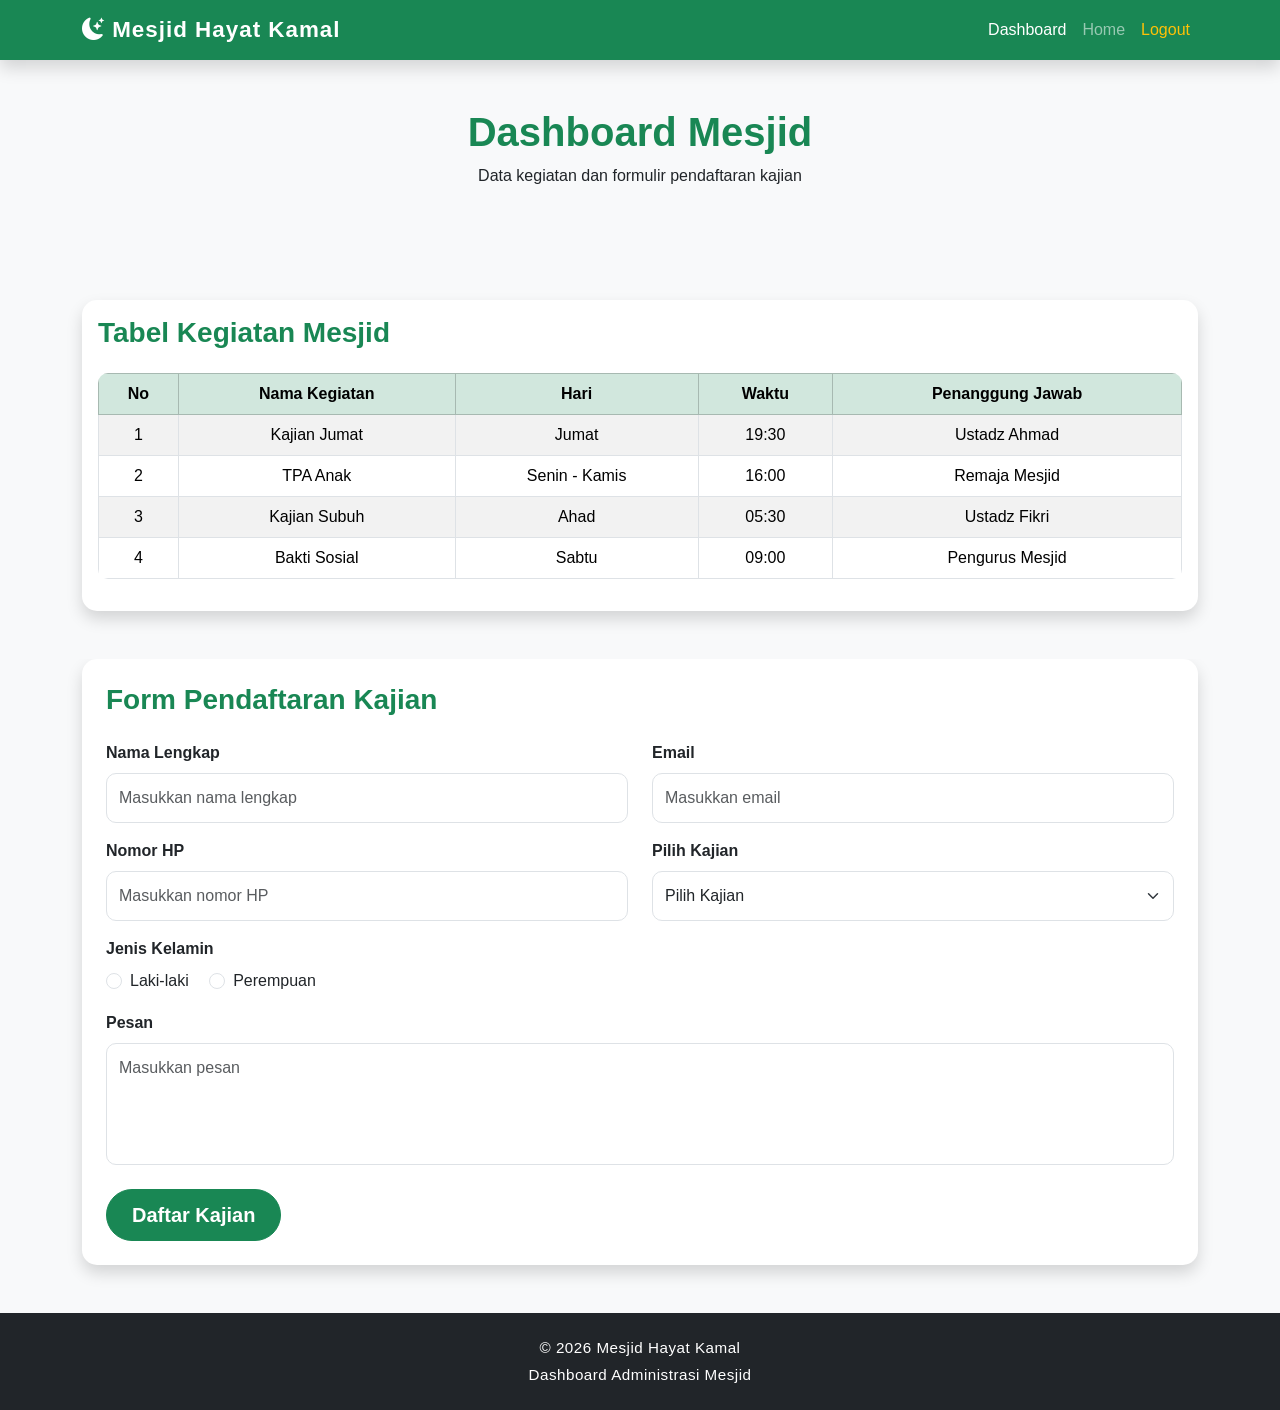
<file: dashboard.html>
<!DOCTYPE html>
<html lang="id">

<head>
    <meta charset="UTF-8">
    <meta name="viewport" content="width=device-width, initial-scale=1.0">
    <title>Dashboard - Mesjid Hayat Kamal</title>
    <link href="https://cdn.jsdelivr.net/npm/bootstrap@5.3.3/dist/css/bootstrap.min.css" rel="stylesheet">
    <link rel="stylesheet" href="https://cdn.jsdelivr.net/npm/bootstrap-icons@1.11.3/font/bootstrap-icons.min.css">
    <link rel="stylesheet" href="css/style.css">
</head>

<body>
    <nav class="navbar navbar-expand-lg navbar-dark bg-success shadow">
        <div class="container">
            <a class="navbar-brand fw-bold" href="index.html">
                <i class="bi bi-moon-stars-fill"></i>
                Mesjid Hayat Kamal
            </a>
            <div>
                <ul class="navbar-nav ms-auto">
                    <li class="nav-item">
                        <a class="nav-link active" href="#">
                            Dashboard
                        </a>
                    </li>
                    <li class="nav-item">
                        <a class="nav-link" href="index.html">
                            Home
                        </a>
                    </li>
                    <li class="nav-item">
                        <a class="nav-link text-warning" href="login.html">
                            Logout
                        </a>
                    </li>
                </ul>
            </div>
        </div>
    </nav>
    <section class="bg-light py-5">
        <div class="container">
            <div class="text-center">
                <h1 class="fw-bold text-success">
                    Dashboard Mesjid
                </h1>
                <p>
                    Data kegiatan dan formulir pendaftaran kajian
                </p>
            </div>
        </div>
    </section>
    <section class="py-5">
        <div class="container">
            <div class="card shadow border-0">
                <div class="card-body">
                    <h3 class="fw-bold mb-4 text-success">
                        Tabel Kegiatan Mesjid
                    </h3>
                    <div class="table-responsive">
                        <table class="table table-bordered table-striped align-middle text-center">
                            <thead class="table-success">
                                <tr>
                                    <th>No</th>
                                    <th>Nama Kegiatan</th>
                                    <th>Hari</th>
                                    <th>Waktu</th>
                                    <th>Penanggung Jawab</th>
                                </tr>
                            </thead>
                            <tbody>
                                <tr>
                                    <td>1</td>
                                    <td>Kajian Jumat</td>
                                    <td>Jumat</td>
                                    <td>19:30</td>
                                    <td>Ustadz Ahmad</td>
                                </tr>
                                <tr>
                                    <td>2</td>
                                    <td>TPA Anak</td>
                                    <td>Senin - Kamis</td>
                                    <td>16:00</td>
                                    <td>Remaja Mesjid</td>
                                </tr>
                                <tr>
                                    <td>3</td>
                                    <td>Kajian Subuh</td>
                                    <td>Ahad</td>
                                    <td>05:30</td>
                                    <td>Ustadz Fikri</td>
                                </tr>
                                <tr>
                                    <td>4</td>
                                    <td>Bakti Sosial</td>
                                    <td>Sabtu</td>
                                    <td>09:00</td>
                                    <td>Pengurus Mesjid</td>
                                </tr>
                            </tbody>
                        </table>
                    </div>
                </div>
            </div>
        </div>
    </section>
    <section class="pb-5">
        <div class="container">
            <div class="card shadow border-0">
                <div class="card-body p-4">
                    <h3 class="fw-bold mb-4 text-success">
                        Form Pendaftaran Kajian
                    </h3>
                    <form>
                        <div class="row">
                            <div class="col-md-6 mb-3">
                                <label class="form-label fw-semibold">
                                    Nama Lengkap
                                </label>
                                <input type="text" class="form-control" placeholder="Masukkan nama lengkap">
                            </div>
                            <div class="col-md-6 mb-3">
                                <label class="form-label fw-semibold">
                                    Email
                                </label>
                                <input type="email" class="form-control" placeholder="Masukkan email">
                            </div>
                        </div>
                        <div class="row">
                            <div class="col-md-6 mb-3">
                                <label class="form-label fw-semibold">
                                    Nomor HP
                                </label>
                                <input type="text" class="form-control" placeholder="Masukkan nomor HP">
                            </div>
                            <div class="col-md-6 mb-3">
                                <label class="form-label fw-semibold">
                                    Pilih Kajian
                                </label>
                                <select class="form-select">
                                    <option selected>
                                        Pilih Kajian
                                    </option>
                                    <option>
                                        Kajian Jumat
                                    </option>
                                    <option>
                                        Kajian Subuh
                                    </option>
                                    <option>
                                        Kajian Ramadhan
                                    </option>
                                </select>
                            </div>
                        </div>
                        <div class="mb-3">
                            <label class="form-label fw-semibold d-block">
                                Jenis Kelamin
                            </label>
                            <div class="form-check form-check-inline">
                                <input class="form-check-input" type="radio" name="jk">
                                <label class="form-check-label">
                                    Laki-laki
                                </label>
                            </div>
                            <div class="form-check form-check-inline">
                                <input class="form-check-input" type="radio" name="jk">
                                <label class="form-check-label">
                                    Perempuan
                                </label>
                            </div>
                        </div>
                        <div class="mb-4">
                            <label class="form-label fw-semibold">
                                Pesan
                            </label>
                            <textarea class="form-control" rows="4" placeholder="Masukkan pesan"></textarea>
                        </div>
                        <button class="btn btn-success btn-lg">
                            Daftar Kajian
                        </button>
                    </form>
                </div>
            </div>
        </div>
    </section>
    <footer class="bg-dark text-white text-center py-4">
        <p class="mb-1">
            © 2026 Mesjid Hayat Kamal
        </p>
        <p class="mb-0">
            Dashboard Administrasi Mesjid
        </p>
    </footer>
</body>

</html>
</file>
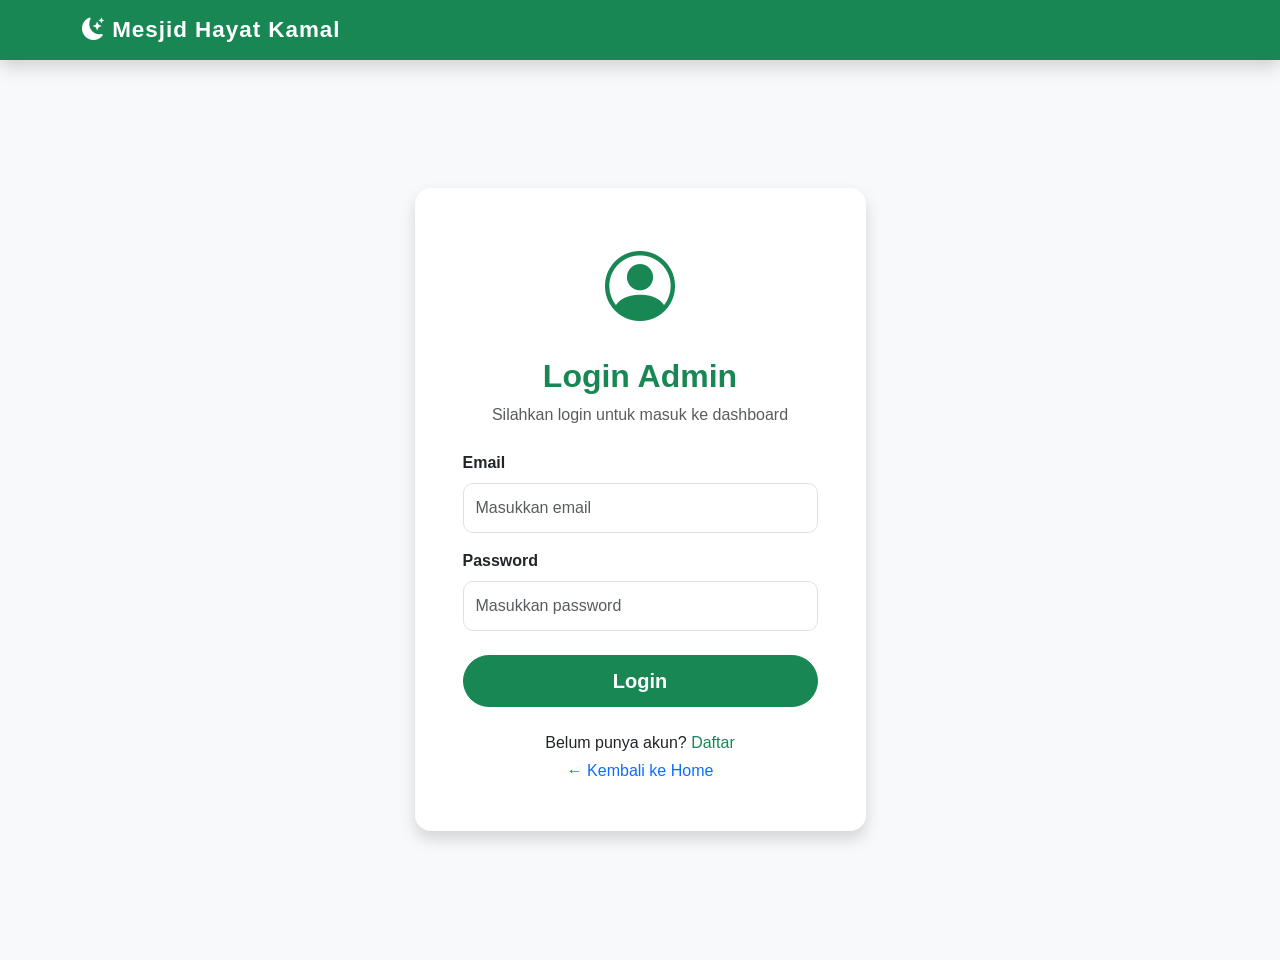
<file: login.html>
<!DOCTYPE html>
<html lang="id">

<head>
    <meta charset="UTF-8">
    <meta name="viewport" content="width=device-width, initial-scale=1.0">
    <title>Login - Mesjid Hayat Kamal</title>
    <link href="https://cdn.jsdelivr.net/npm/bootstrap@5.3.3/dist/css/bootstrap.min.css" rel="stylesheet">
    <link rel="stylesheet" href="https://cdn.jsdelivr.net/npm/bootstrap-icons@1.11.3/font/bootstrap-icons.min.css">
    <link rel="stylesheet" href="css/style.css">
</head>

<body>
    <nav class="navbar navbar-expand-lg navbar-dark bg-success shadow">
        <div class="container">
            <a class="navbar-brand fw-bold" href="index.html">
                <i class="bi bi-moon-stars-fill"></i>
                Mesjid Hayat Kamal
            </a>
        </div>
    </nav>
    <section class="d-flex align-items-center justify-content-center min-vh-100 bg-light">
        <div class="container">
            <div class="row justify-content-center">
                <div class="col-md-5">
                    <div class="card shadow border-0 rounded-4">
                        <div class="card-body p-5">
                            <div class="text-center mb-4">
                                <i class="bi bi-person-circle text-success" style="font-size: 70px;"></i>
                                <h2 class="fw-bold mt-3">
                                    Login Admin
                                </h2>
                                <p class="text-muted">
                                    Silahkan login untuk masuk ke dashboard
                                </p>
                            </div>
                            <form>
                                <div class="mb-3">
                                    <label class="form-label fw-semibold">
                                        Email
                                    </label>
                                    <input type="email" class="form-control" placeholder="Masukkan email">
                                </div>
                                <div class="mb-4">
                                    <label class="form-label fw-semibold">
                                        Password
                                    </label>
                                    <input type="password" class="form-control" placeholder="Masukkan password">
                                </div>
                                <div class="d-grid">
                                    <a href="dashboard.html" class="btn btn-success btn-lg">
                                        Login
                                    </a>
                                </div>
                            </form>
                            <div class="text-center mt-4">
                                <p class="mb-1">
                                    Belum punya akun?
                                    <a href="#" class="text-success text-decoration-none">
                                        Daftar
                                    </a>
                                </p>
                                <a href="index.html" class="text-decoration-none">
                                    ← Kembali ke Home
                                </a>
                            </div>
                        </div>
                    </div>
                </div>
            </div>
        </div>
    </section>
</body>

</html>
</file>
<file: css/style.css>
html {
    scroll-behavior: smooth;
}

body {
    font-family: Arial, Helvetica, sans-serif;
    background-color: #f8f9fa;
}

.navbar-brand {
    font-size: 1.4rem;
    letter-spacing: 1px;
}

.nav-link {
    transition: 0.3s;
}

.nav-link:hover {
    color: #ffc107 !important;
}

.hero {
    height: 90vh;
    background:
        linear-gradient(rgba(0, 0, 0, 0.6),
            rgba(0, 0, 0, 0.6)),
        url('https://images.unsplash.com/photo-1512632578888-169bbbc64f33?q=80&w=1400');
    background-size: cover;
    background-position: center;
}

.hero h1 {
    text-shadow: 2px 2px 8px rgba(0, 0, 0, 0.5);
}

.hero p {
    max-width: 700px;
    margin: auto;
}

section h2 {
    color: #198754;
}

.card {
    transition: 0.3s;
    border-radius: 15px;
}

.card:hover {
    transform: translateY(-5px);
}

.table {
    overflow: hidden;
    border-radius: 10px;
}

footer {
    font-size: 0.95rem;
}

.btn-warning {
    font-weight: bold;
    padding: 10px 25px;
    border-radius: 30px;
}

.btn-warning:hover {
    background-color: #ffca2c;
}

@media (max-width: 768px) {
    .hero {
        height: 70vh;
        padding: 20px;
    }

    .hero h1 {
        font-size: 2rem;
    }

    .hero p {
        font-size: 1rem;
    }
}

section {
    overflow: hidden;
}

img {
    transition: 0.4s;
}

img:hover {
    transform: scale(1.03);
}

.card {
    transition: 0.3s ease-in-out;
}

.card:hover {
    transform: translateY(-8px);
    box-shadow: 0px 10px 25px rgba(0, 0, 0, 0.15);
}

.table th {
    vertical-align: middle;
}

.table td {
    vertical-align: middle;
}

.form-control,
.form-select {
    border-radius: 10px;
    padding: 12px;
}

textarea.form-control {
    resize: none;
}

.btn-success {
    border-radius: 30px;
    padding: 10px 25px;
    font-weight: bold;
    transition: 0.3s;
}

.btn-success:hover {
    transform: scale(1.03);
}

footer {
    letter-spacing: 0.5px;
}

@media (max-width: 768px) {
    .navbar-brand {
        font-size: 1rem;
    }

    .hero h1 {
        font-size: 2rem;
    }

    .hero p {
        font-size: 0.95rem;
    }

    .card-body {
        padding: 20px;
    }
}
</file>
